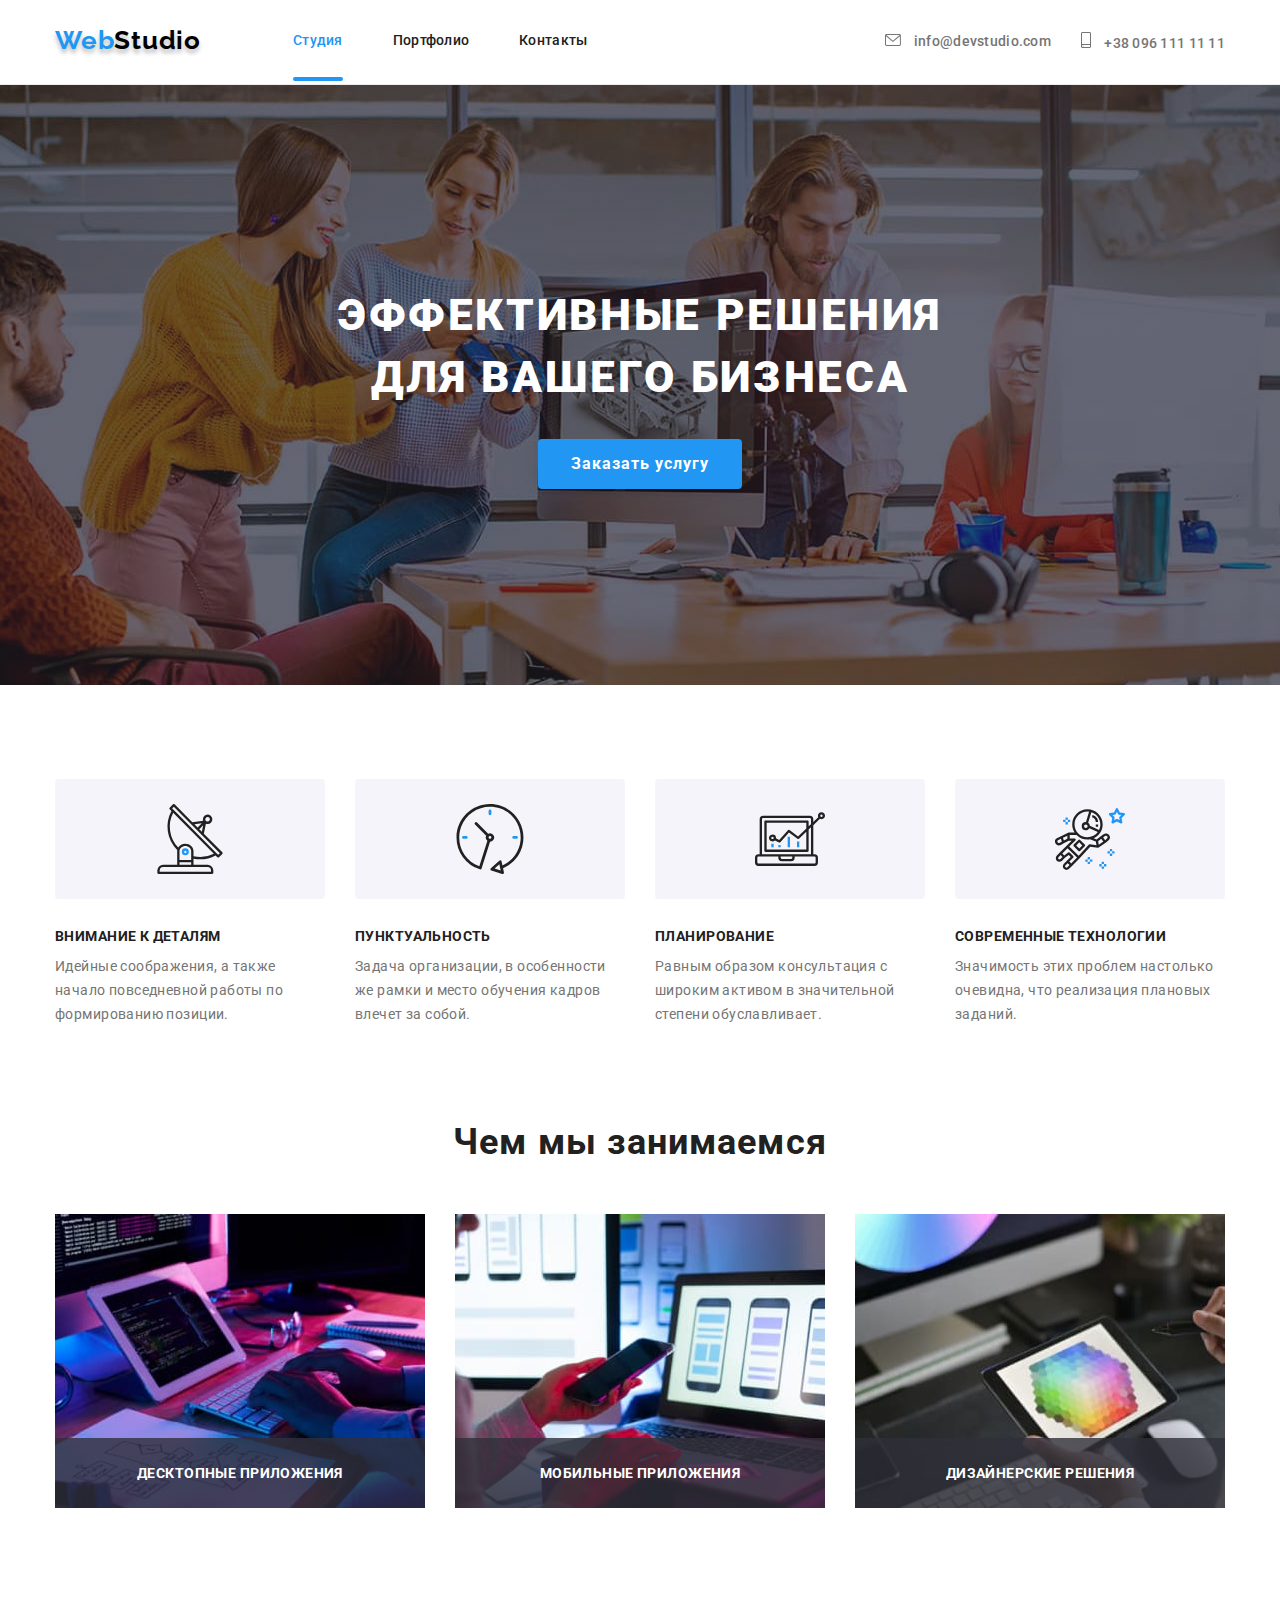
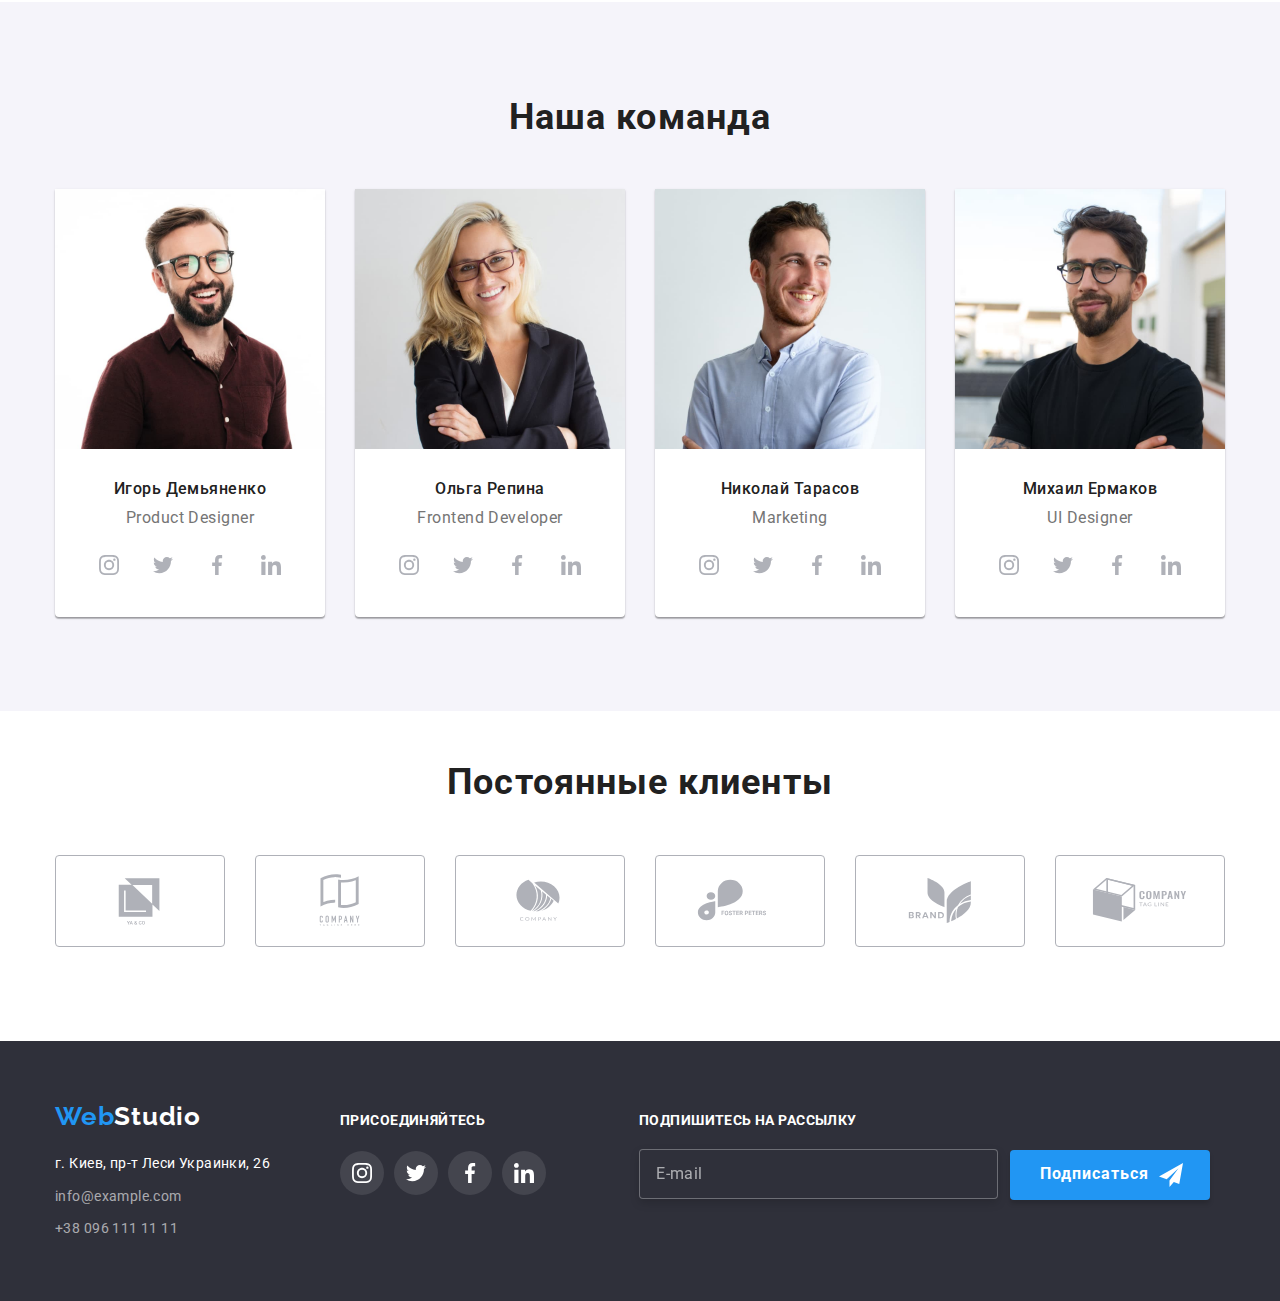
<file: index.html>
<!DOCTYPE html>
<html lang="ru">
<head>
    <meta charset="UTF-8">
    <meta http-equiv="X-UA-Compatible" content="IE=edge">
    <meta name="viewport" content="width=device-width, initial-scale=1.0">
    <title>Студия</title>
    <link href="https://fonts.googleapis.com/css2?family=Raleway:wght@700&family=Roboto:wght@400;500;700;900&display=swap"
        rel="stylesheet">
    <link rel="stylesheet" href="https://cdnjs.cloudflare.com/ajax/libs/modern-normalize/1.0.0/modern-normalize.min.css" />
    <link rel="stylesheet" href="./css/main.min.css"/>
</head>

<body class="page">

    <!-- Шапка -->

    <header class="page-header"> 
        <div class="container main-nav">

            <nav class="group-nav">
                <a href="" class="group-nav__logo--blue">Web<span class="group-nav__logo--black">Studio</span> 
                </a>

                <ul class="site-nav">
                    <li class="site-nav__item">
                        <a href="./index.html" class="site-nav__link site-nav__link--current">Студия</a>
                    </li>

                    <li class="site-nav__item">
                        <a href="./portfolio.html" class="site-nav__link">Портфолио</a>
                    </li>

                    <li class="site-nav__item">
                        <a href="" class="site-nav__link">Контакты</a></li>
                </ul>
            </nav> 

            <ul class="auth-nav">
                <li class="auth-nav__item">
                    <a href="mailto:info@devstudio.com" class="auth-nav__link--mail"> 
                    <svg class="auth-nav__icon--mail" width="16" height="12">
                        <use href="./images/symbol-defs-2.svg#icon-envelope"></use>
                    </svg>
                        info@devstudio.com</a>
                </li>

                <li class="auth-nav__item"><a href="tel:+380961111111" class="auth-nav__link--tel">
                    <svg class="auth-nav__icon--tel" width="10" height="16">
                        <use href="./images/symbol-defs-2.svg#icon-smartphone"></use>
                    </svg>
                    +38 096 111 11 11</a>
                </li>
            </ul>
        </div>
    </header>

    <main>

    <!-- Секція-герой -->

        <section class="hero">
                <h1 class="hero__title">Эффективные решения<br/> для вашего бизнеса</h1>
                <button type="button" cursor="pointer" class="hero__button" data-modal-open>Заказать услугу</button>
        </section>

    <!-- Секція функцій -->

        <section class="section__feature section">
            <div class="container">
                <h2 class="visually-hidden">Преимущества</h2>

                <ul class="feature">
                    <li class="feature__item">
                        <h3 class="feature__title">Внимание к деталям</h3>
                        <p class="feature__text">Идейные соображения, а также начало повседневной работы по формированию позиции.</p>
                    </li>

                    <li class="feature__item">
                        <h3 class="feature__title">Пунктуальность</h3>
                        <p class="feature__text">Задача организации, в особенности же рамки и место обучения кадров влечет за собой.</p>
                    </li>

                    <li class="feature__item">
                        <h3 class="feature__title">Планирование</h3>
                        <p class="feature__text">Равным образом консультация с широким активом в значительной степени обуславливает.</p>
                    </li>

                    <li class="feature__item">
                        <h3 class="feature__title">Современные технологии</h3>
                        <p class="feature__text">Значимость этих проблем настолько очевидна, что реализация плановых заданий.</p>
                    </li>

                </ul>
            </div>
        </section>

    <!-- Секція робіт -->

        <section class="section__work section">
            <div class="container">
                <h2 class="section__title">Чем мы занимаемся</h2>

                <ul class="work">
                    <li class="work__item">
                        <img src="./images/verstka.jpg" alt="Верстка" width="370">
                        <p class ="work__text">Десктопные приложения</p>
                    </li>

                    <li class="work__item">     
                        <img src="./images/progr.jpg" alt="Программирование" width="370">
                        <p class="work__text">Мобильные приложения</p>
                    </li>

                    <li class="work__item">
                        <img src="./images/design.jpg" alt="Веб-дизайн" width="370">
                        <p class="work__text">Дизайнерские решения</p>
                    </li>
                </ul>
            </div>
        </section>

    <!-- Секція команди -->

        <section class="section__team section">
            <div class="container">
                <h2 class="section__title">Наша команда</h2>

                <ul class="team">
                    <li class="team__element">
                        <img src="./images/Igor.jpg" alt="Продакт-дизайнер" width="270">
                        <div class="team__name">
                            <h3 class="team__title">Игорь Демьяненко</h3>
                            <p class="team__item">Product Designer</p>

                            <ul class="social">
                                <li class="social__icons">
                                    <a href="" class="social__link">
                                    <svg class="social__link-icon" width="20" height="20">
                                    <use href="./images/symbol-defs-2.svg#icon-instagram-2"></use>
                                    </svg>
                                    </a>
                                </li>

                                <li class="social__icons">
                                    <a href="" class="social__link">
                                    <svg class="social__link-icon" width="20" height="20">
                                    <use href="./images/symbol-defs-2.svg#icon-twitter"></use>
                                    </svg>
                                    </a>
                                </li>

                                 <li class="social__icons">
                                    <a href="" class="social__link">
                                    <svg class="social__link-icon" width="20" height="20">
                                        <use href="./images/symbol-defs-2.svg#icon-facebook"></use>
                                    </svg>
                                    </a>
                                </li>

                                <li class="social__icons">
                                    <a href="" class="social__link">
                                    <svg class="social__link-icon" width="20" height="20">
                                        <use href="./images/symbol-defs-2.svg#icon-linkedin"></use>
                                    </svg>
                                    </a>
                                </li>
                            </ul>
                        </div>
                    </li>

                    <li class="team__element">
                        <img src="./images/Olha.jpg" alt="Программист" width="270">
                        <div class="team__name">
                            <h3 class="team__title">Ольга Репина</h3>
                            <p class="team__item">Frontend Developer</p>

                            <ul class="social">
                                <li class="social__icons">
                                    <a href="" class="social__link">
                                        <svg class="social__link-icon" width="20" height="20">
                                            <use href="./images/symbol-defs-2.svg#icon-instagram-2"></use>
                                        </svg>
                                    </a>
                                </li>

                                <li class="social__icons">
                                    <a href="" class="social__link">
                                        <svg class="social__link-icon" width="20" height="20">
                                            <use href="./images/symbol-defs-2.svg#icon-twitter"></use>
                                        </svg>
                                    </a>
                                </li>

                                <li class="social__icons">
                                    <a href="" class="social__link">
                                        <svg class="social__link-icon" width="20" height="20">
                                            <use href="./images/symbol-defs-2.svg#icon-facebook"></use>
                                        </svg>
                                    </a>
                                </li>

                                <li class="social__icons">
                                    <a href="" class="social__link">
                                        <svg class="social__link-icon" width="20" height="20">
                                            <use href="./images/symbol-defs-2.svg#icon-linkedin"></use>
                                        </svg>
                                    </a>
                                </li>
                            </ul>
                        </div>
                    </li>

                    <li class="team__element">
                        <img src="./images/Nikolai.jpg" alt="Маркетолог" width="270">
                        <div class="team__name">
                            <h3 class="team__title">Николай Тарасов</h3>
                            <p class="team__item">Marketing</p>

                            <ul class="social">
                                <li class="social__icons">
                                    <a href="" class="social__link">
                                        <svg class="social__link-icon" width="20" height="20">
                                            <use href="./images/symbol-defs-2.svg#icon-instagram-2"></use>
                                        </svg>
                                    </a>
                                </li>

                                <li class="social__icons">
                                    <a href="" class="social__link">
                                        <svg class="social__link-icon" width="20" height="20">
                                            <use href="./images/symbol-defs-2.svg#icon-twitter"></use>
                                        </svg>
                                    </a>
                                </li>

                                <li class="social__icons">
                                    <a href="" class="social__link">
                                        <svg class="social__link-icon" width="20" height="20">
                                            <use href="./images/symbol-defs-2.svg#icon-facebook"></use>
                                        </svg>
                                    </a>
                                </li>

                                <li class="social__icons">
                                    <a href="" class="social__link">
                                        <svg class="social__link-icon" width="20" height="20">
                                            <use href="./images/symbol-defs-2.svg#icon-linkedin"></use>
                                        </svg>
                                    </a>
                                </li>
                            </ul>
                        </div>
                    </li>

                    <li class="team__element">
                        <img src="./images/Mihail.jpg" alt="Дизайнер" width="270">
                        <div class="team__name">
                            <h3 class="team__title">Михаил Ермаков</h3>
                            <p class="team__item">UI Designer</p>
                            <ul class="social">
                                <li class="social__icons">
                                    <a href="" class="social__link">
                                        <svg class="social__link-icon" width="20" height="20">
                                            <use href="./images/symbol-defs-2.svg#icon-instagram-2"></use>
                                        </svg>
                                    </a>
                                </li>

                                <li class="social__icons">
                                    <a href="" class="social__link">
                                        <svg class="social__link-icon" width="20" height="20">
                                            <use href="./images/symbol-defs-2.svg#icon-twitter"></use>
                                        </svg>
                                    </a>
                                </li>

                                <li class="social__icons">
                                    <a href="" class="social__link">
                                        <svg class="social__link-icon" width="20" height="20">
                                            <use href="./images/symbol-defs-2.svg#icon-facebook"></use>
                                        </svg>
                                    </a>
                                </li>

                                <li class="social__icons">
                                    <a href="" class="social__link">
                                        <svg class="social__link-icon" width="20" height="20">
                                            <use href="./images/symbol-defs-2.svg#icon-linkedin"></use>
                                        </svg>
                                    </a>
                                </li>

                            </ul>
                        </div>
                    </li>
                </ul>
            </div>
        </section>

        <!-- Секція клієнтів  -->
        <section class="section__clients section">
            <div class="container">
                <h2 class="section__title">Постоянные клиенты</h2>

                <ul class="client">
                    <li class="client__element">
                        <a class="client__link" href="">
                        <svg class="client__logo" width="106" height="60">
                            <use href="./images/symbol-defs-2.svg#icon-logo-1"></use>
                        </svg>
                        </a>
                    </li>

                    <li class="client__element">
                        <a class="client__link" href="">
                            <svg class="client__logo" width="106" height="60">
                                <use href="./images/symbol-defs-2.svg#icon-logo-2"></use>
                            </svg>
                        </a>
                    </li>

                    <li class="client__element">
                        <a class="client__link" href="">
                            <svg class="client__logo" width="106" height="60">
                                <use href="./images/symbol-defs-2.svg#icon-logo-3"></use>
                            </svg>
                        </a>
                    </li>

                    <li class="client__element">
                        <a class="client__link" href="">
                            <svg class="client__logo" width="106" height="60">
                                <use href="./images/symbol-defs-2.svg#icon-logo-4"></use>
                            </svg>
                        </a>
                    </li>

                    <li class="client__element">
                        <a class="client__link" href="">
                            <svg class="client__logo" width="106" height="60">
                                <use href="./images/symbol-defs-2.svg#icon-logo-5"></use>
                            </svg>
                        </a>
                    </li>

                    <li class="client__element">
                        <a class="client__link" href="">
                            <svg class="client__logo" width="106" height="60">
                                <use href="./images/symbol-defs-2.svg#icon-logo-6"></use>
                            </svg>
                        </a>
                    </li>

                </ul>       
            </div>
        </section>
    </main>

    <!-- Футер -->
    <footer class="page-footer">
        <div class="container footer-group">

            <div class="contacts-main">
            <a href="" class="logo-footer">Web<span class="logo-footer--secondary">Studio</span> </a>

            <address class="contact">
                <ul class="contact__list">
                    <li><a href="https://bit.ly/3pXMvUd" target="_blank" rel="noopener noreferrer" class="contact__address-link">г. Киев, пр-т
                    Леси Украинки, 26</a> </li>
                    <li><a class="contact__mail--link" href="mailto:info@example.com">info@example.com</a> </li>
                    <li><a class="contact__tel--link" href="tel:+380961111111">+38 096 111 11 11</a> </li>
                </ul>
            </address>
            </div>
       
        <div class="contacts-links">
            <h3 class="join-title">присоединяйтесь</h3>

            <ul class="social-footer">
                <li class="social-footer__elements">
                    <a class="social-footer__link" href="">
                        <svg class="social-footer__icon" width="20" height="20">
                            <use href="./images/symbol-defs-2.svg#icon-instagram-2"></use>
                        </svg>
                    </a>
                </li>

                <li class="social-footer__elements">
                    <a class="social-footer__link" href="">
                        <svg class="social-footer__icon" width="20" height="20">
                            <use href="./images/symbol-defs-2.svg#icon-twitter"></use>
                        </svg>
                    </a>
                </li>

                <li class="social-footer__elements">
                    <a class="social-footer__link" href="">
                        <svg class="social-footer__icon" width="20" height="20">
                            <use href="./images/symbol-defs-2.svg#icon-facebook"></use>
                        </svg>
                    </a>
                </li>

                <li class="social-footer__elements">
                    <a class="social-footer__link" href="">
                        <svg class="social-footer__icon" width="20" height="20">
                            <use href="./images/symbol-defs-2.svg#icon-linkedin"></use>
                        </svg>
                    </a>
                </li>
                
            </ul>
        </div>

        <div class="online-group">
        <p class="online-text">Подпишитесь на рассылку</p>

        <form class="online-form">
            <div class="online-form__field">
                <input 
                type="text" 
                class="online-form__mail" 
                name="online-form__mail"
                id="online-form__mail"
                required
                placeholder="E-mail">
            <label for="online-form__mail" class="online-form__label"></label>
            </div>

            <div class="input-button">
                <button type="submit" class="input-button__btn">Подписаться
                <svg class="input-button__icon" width="24" height="24">
                    <use href="./images/symbol-defs-2.svg#icon-send"></use>
                </svg>
                </button>
            </div>
        </form>
        </div>

        </div>
    </footer>

    <!-- Модальне вікно -->

    <div class="backdrop is-hidden" data-modal>
        <div class="modal">
            <button type="button" class="modal-close-btn" data-modal-close>
            <svg class="modal-icon" width="30" height="30">
            <use href="./images/symbol-defs-2.svg#icon-close-black"></use>
            </svg>
            </button>
            
            <p class="modal-title">Оставьте свои данные, мы вам перезвоним</p>

            <form class="modal-form">
                <div class="modal-field">
                <label class="modal-lable" for="user-name">Имя</label>
                <div class="modal-input-wrap">
                <input
                type="text" 
                class="modal-input" 
                name="user-name" 
                id="user-name" 
                required
                placeholder="">

                <svg class="modal-input-icon" width="18" height="18">
                    <use href="./images/symbol-defs-2.svg#icon-person"></use>
                </svg>
                </div>
                </div>

                <div class="modal-field">
                <label class="modal-lable" for="tel">Телефон</label>
                <div class="modal-input-wrap">
                <input 
                type="tel" 
                class="modal-input" 
                name="user-tel" 
                id="tel" 
                required
                placeholder=""
                pattern="[\+]\d{3}\s[\(]\d{2}[\)]\s\d{3}[\-]\d{2}[\-]\d{2}"
                title=""
                value="">
                <svg class="modal-input-icon" width="18" height="18">
                    <use href="./images/symbol-defs-2.svg#icon-phone"></use>
                </svg>
                
                </div>
                </div>

                <div class="modal-field">
                <label class="modal-lable" for="mail">Почта</label>
                <div class="modal-input-wrap">
                <input 
                type="email" 
                class="modal-input" 
                name="user-mail" 
                id="mail"
                required 
                placeholder="">
                <svg class="modal-input-icon" width="18" height="18">
                    <use href="./images/symbol-defs-2.svg#icon-email"></use>
                </svg>
                </div>
                </div>
                
                <div class="modal-field">
                <label class="modal-lable" for="comments">Комментарии</label>
                <div class="modal-input-wrap">
                <textarea
                class="modal-text"
                name="comments"
                rows="5"
                placeholder="Введите текст"></textarea>
                </div>
                </div>

                <div class="modal-field">
                <input 
                type="checkbox"
                class="modal-input-check visually-hidden" 
                id="modal-input-check" 
                name="policy" 
                value="policy">
                <label for="modal-input-check" class="modal-check-text">
                <span>
                    <svg class="modal-check-icon" width="11" height="8">
                        <use href="./images/symbol-defs-2.svg#icon-check"></use>
                    </svg>
                </span>
                Соглашаюсь с рассылкой и принимаю&nbsp;
                <a class="modal-checkbox-policy" href="">Условия договора</a>
                </label>
                </div>
                
                <button type="submit" class="modal-button" cursor="pointer">Отправить</button>

            </form>
        </div>

    </div>

    <script src="./js/modal.js"></script>

</body>
</html>
</file>
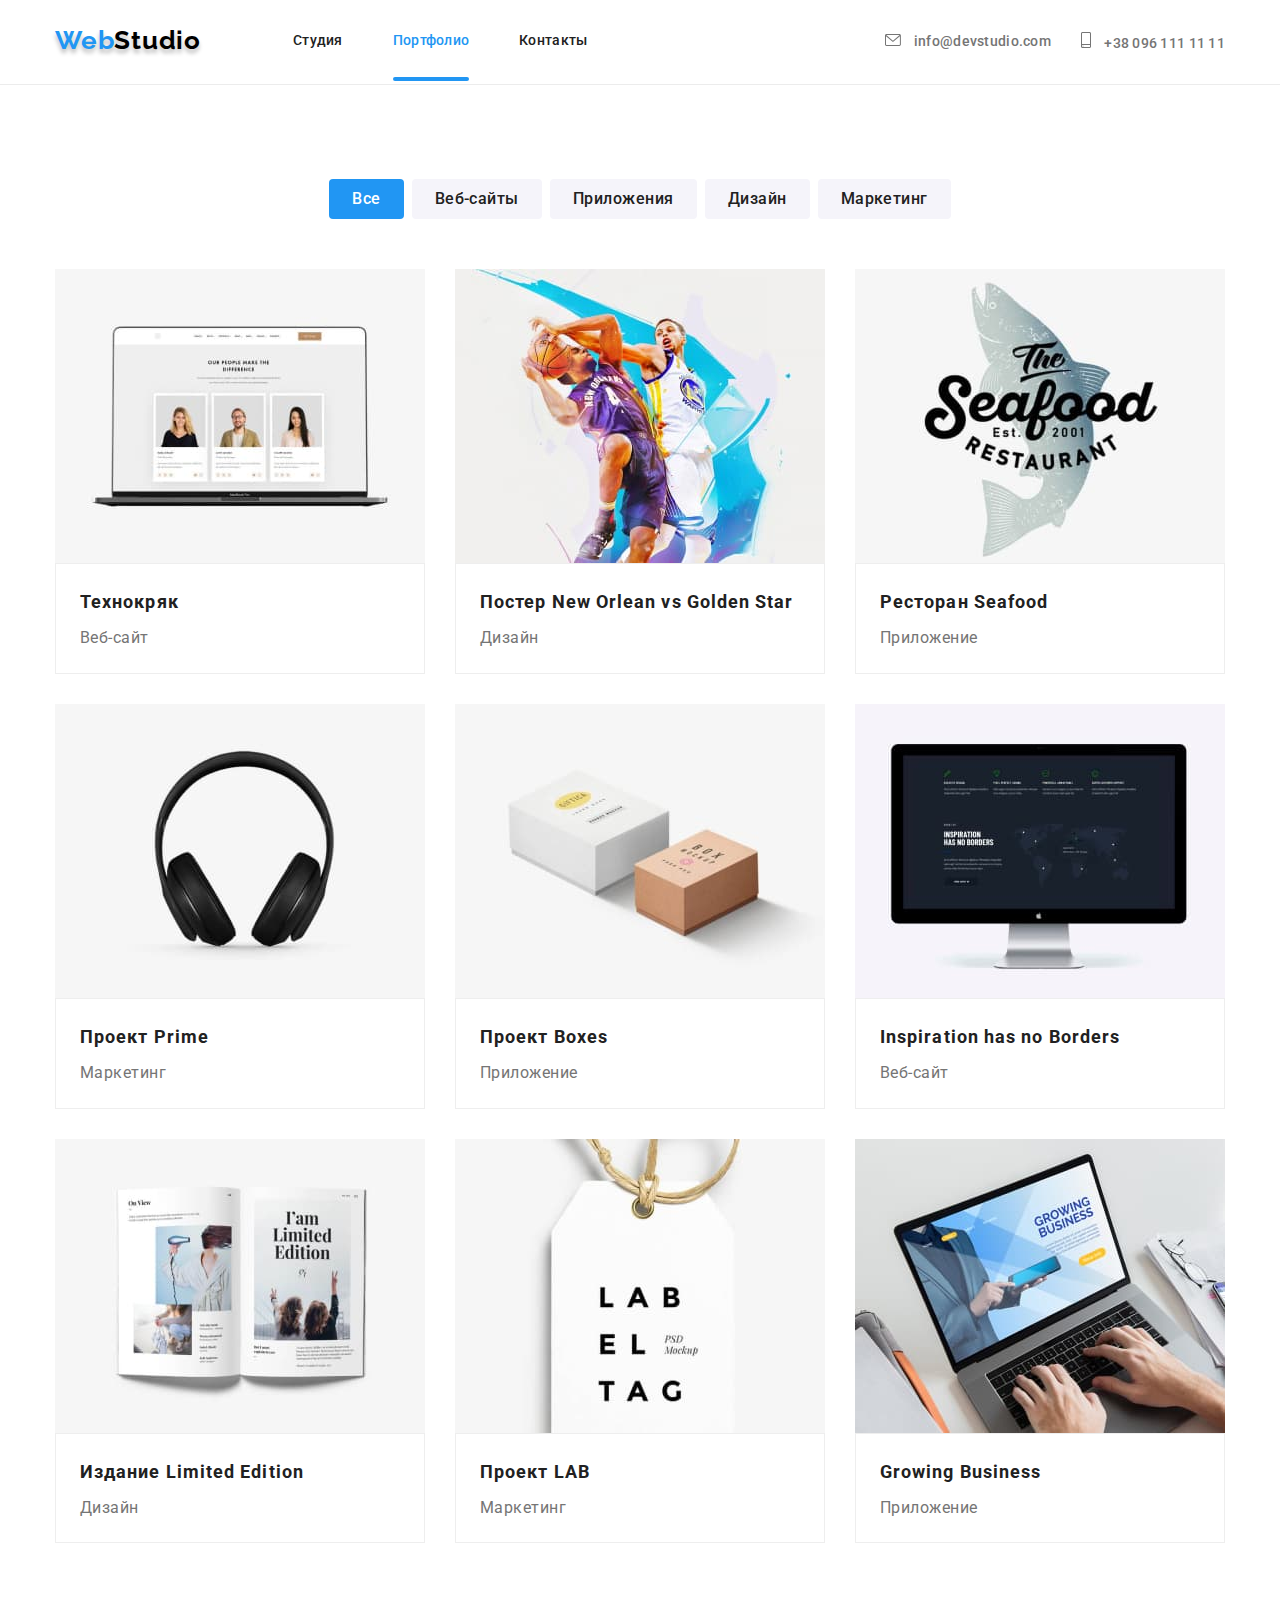
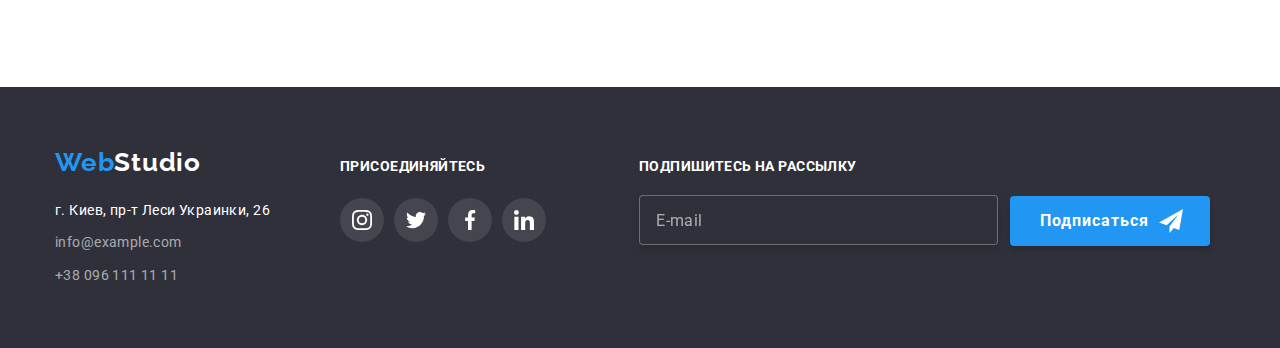
<file: portfolio.html>
<!DOCTYPE html>
<html lang="ru">

<head>
    <meta charset="UTF-8">
    <meta http-equiv="X-UA-Compatible" content="IE=edge">
    <meta name="viewport" content="width=device-width, initial-scale=1.0">
    <title>Студия</title>
    <link href="https://fonts.googleapis.com/css2?family=Raleway:wght@700&family=Roboto:wght@400;500;700;900&display=swap"
        rel="stylesheet">
    <link rel="stylesheet" href="https://cdnjs.cloudflare.com/ajax/libs/modern-normalize/1.0.0/modern-normalize.min.css" />
    <link rel="stylesheet" href="./css/main.min.css" />
</head>

<body class="page">

    <!-- Шапка -->
    <header class="page-header">
        <div class="container main-nav">
    
            <nav class="group-nav">
                <a href="" class="group-nav__logo--blue">Web<span class="group-nav__logo--black">Studio</span>
                </a>
    
                <ul class="site-nav">
                    <li class="site-nav__item">
                        <a href="./index.html" class="site-nav__link site-nav__link">Студия</a>
                    </li>
                    <li class="site-nav__item">
                        <a href="./portfolio.html" class="site-nav__link site-nav__link--current">Портфолио</a>
                    </li>
                    <li class="site-nav__item">
                        <a href="" class="site-nav__link">Контакты</a>
                    </li>
                </ul>
            </nav>
    
            <ul class="auth-nav">
                <li class="auth-nav__item">
                    <a href="mailto:info@devstudio.com" class="auth-nav__link--mail">
                        <svg class="auth-nav__icon--mail" width="16" height="12">
                            <use href="./images/symbol-defs-2.svg#icon-envelope"></use>
                        </svg>
                        info@devstudio.com</a>
                </li>
                <li class="auth-nav__item"><a href="tel:+380961111111" class="auth-nav__link--tel">
                        <svg class="auth-nav__icon--tel" width="10" height="16">
                            <use href="./images/symbol-defs-2.svg#icon-smartphone"></use>
                        </svg>
                        +38 096 111 11 11</a>
                </li>
            </ul>
        </div>
    </header>

    <main>
        <!-- Секція портфоліо -->

        <section class="section__portfolio section">
            <div class="container">
                
            <!-- Список кнопок-фільтрів -->
                <ul class="portfolio-filters__list">
                    <li class="button-filter__group">
                        <button type="button" cursor="pointer" class="button-filter button-filter--current">Все</button>
                    </li>
                    <li class="button-filter__group">
                        <button type="button" cursor="pointer" class="button-filter">Веб-сайты</button>
                    </li>
                    <li class="button-filter__group">
                        <button type="button" cursor="pointer" class="button-filter">Приложения</button>
                    </li>
                    <li class="button-filter__group">
                        <button type="button" cursor="pointer" class="button-filter">Дизайн</button>
                    </li>
                    <li class="button-filter__group">
                        <button type="button" cursor="pointer" class="button-filter">Маркетинг</button>
                    </li>
                </ul>

                <!-- Список проєктів -->

                <ul class="portfolio__project-list">

                    <li class="portfolio__project-element">
                        <a href="" class="portfolio__project-link">
                        <div class="portfolio__project-overlay">
                            <img src="./images/tehnokryak.jpg" alt="Веб-сайт" width="370">
                            <p class="portfolio__text-overlay">Ресурс предлагает комплексные предложения с разным уровнем функционала и сервисов. Все это позволит посетителю получить
                            исчерпывающие сведения о компании или частном лице.</p>
                        </div>
                        <div class="portfolio__project-group">
                            <h3 class="portfolio__project-title">Технокряк</h3>
                            <p class="portfolio__project-item">Веб-сайт</p>
                        </div>
                        </a>
                    </li>

                    <li class="portfolio__project-element">
                        <a href="" class="portfolio__project-link">
                            <div class="portfolio__project-overlay">
                            <img src="./images/new-orlean.jpg" alt="Постер" width="370">
                            <p class="portfolio__text-overlay">Ресурс предлагает комплексные предложения с разным уровнем функционала и сервисов. Все это
                                позволит посетителю получить
                                исчерпывающие сведения о компании или частном лице.</p>
                            </div>
                            <div class="portfolio__project-group">
                                <h3 class="portfolio__project-title">Постер New Orlean vs Golden Star</h3>
                                <p class="portfolio__project-item">Дизайн</p>
                        </div>
                        </a>
                    </li>

                    <li class="portfolio__project-element">
                        <a href="" class="portfolio__project-link">
                            <div class="portfolio__project-overlay">
                            <img src="./images/restr.jpg" alt="Ресторан" width="370">
                            <p class="portfolio__text-overlay">Ресурс предлагает комплексные предложения с разным уровнем функционала и сервисов. Все это
                                позволит посетителю получить
                                исчерпывающие сведения о компании или частном лице.</p>
                            </div>
                            <div class="portfolio__project-group">
                            <h3 class="portfolio__project-title">Ресторан Seafood</h3>
                             <p class="portfolio__project-item">Приложение</p>
                            </div>
                        </a>
                    </li>

                    <li class="portfolio__project-element">
                        <a href="" class="portfolio__project-link">
                            <div class="portfolio__project-overlay">
                            <img src="./images/prime.jpg" alt="Проект 1" width="370">
                            <p class="portfolio__text-overlay">Ресурс предлагает комплексные предложения с разным уровнем функционала и сервисов. Все это
                                позволит посетителю получить
                                исчерпывающие сведения о компании или частном лице.</p>
                            </div>
                            <div class="portfolio__project-group">
                                <h3 class="portfolio__project-title">Проект Prime</h3>
                                <p class="portfolio__project-item">Маркетинг</p>
                            </div>
                        </a>
                    </li>
                    
                    <li class="portfolio__project-element">
                        <a href="" class="portfolio__project-link">
                            <div class="portfolio__project-overlay">
                            <img src="./images/boxes.jpg" alt="Проект 2" width="370">
                            <p class="portfolio__text-overlay">Ресурс предлагает комплексные предложения с разным уровнем функционала и сервисов. Все это
                                позволит посетителю получить
                                исчерпывающие сведения о компании или частном лице.</p>
                            </div>
                            <div class="portfolio__project-group">
                                <h3 class="portfolio__project-title">Проект Boxes</h3>
                                <p class="portfolio__project-item">Приложение</p>
                            </div>
                        </a>
                    </li>
                    
                    <li class="portfolio__project-element">
                        <a href="" class="portfolio__project-link">
                            <div class="portfolio__project-overlay">
                            <img src="./images/inspiration.jpg" alt="Веб-сайт" width="370">
                            <p class="portfolio__text-overlay">Ресурс предлагает комплексные предложения с разным уровнем функционала и сервисов. Все это
                                позволит посетителю получить
                                исчерпывающие сведения о компании или частном лице.</p>
                            </div>
                            <div class="portfolio__project-group">
                                <h3 class="portfolio__project-title">Inspiration has no Borders</h3>
                                <p class="portfolio__project-item">Веб-сайт</p>
                            </div>
                        </a>
                    </li>
                   
                    <li class="portfolio__project-element">
                        <a href="" class="portfolio__project-link">
                            <div class="portfolio__project-overlay">
                            <img src="./images/edition.jpg" alt="Издание" width="370">
                            <p class="portfolio__text-overlay">Ресурс предлагает комплексные предложения с разным уровнем функционала и сервисов. Все это
                                позволит посетителю получить
                                исчерпывающие сведения о компании или частном лице.</p>
                            </div>
                            <div class="portfolio__project-group">
                                <h3 class="portfolio__project-title">Издание Limited Edition</h3>
                                <p class="portfolio__project-item">Дизайн</p>
                            </div>
                        </a>
                    </li>

                    <li class="portfolio__project-element">
                        <a href="" class="portfolio__project-link">
                            <div class="portfolio__project-overlay">
                            <img src="./images/lab.jpg" alt="Проект 3" width="370">
                            <p class="portfolio__text-overlay">Ресурс предлагает комплексные предложения с разным уровнем функционала и сервисов. Все это
                                позволит посетителю получить
                                исчерпывающие сведения о компании или частном лице.</p>
                            </div>
                            <div class="portfolio__project-group">
                                <h3 class="portfolio__project-title">Проект LAB</h3>
                                <p class="portfolio__project-item">Маркетинг</p>
                            </div>
                        </a>
                    </li>
                    
                    <li class="portfolio__project-element">
                        <a href="" class="portfolio__project-link">
                        <div class="portfolio__project-overlay">
                            <img src="./images/busines.jpg" alt="Приложение" width="370">
                            <p class="portfolio__text-overlay">Ресурс предлагает комплексные предложения с разным уровнем функционала и сервисов. Все это
                                позволит посетителю получить
                                исчерпывающие сведения о компании или частном лице.</p>
                            </div>
                            <div class="portfolio__project-group">
                                <h3 class="portfolio__project-title">Growing Business</h3>
                                <p class="portfolio__project-item">Приложение</p>
                            </div>
                        </a>
                    </li>
                    
                </ul>
            </div>
        </section>
    </main>

    <!-- Футер -->
    <footer class="page-footer">
        <div class="container footer-group">
    
            <div class="contacts-main">
                <a href="" class="logo-footer">Web<span class="logo-footer--secondary">Studio</span> </a>
    
                <address class="contact">
                    <ul class="contact__list">
                        <li><a href="https://bit.ly/3pXMvUd" target="_blank" rel="noopener noreferrer"
                                class="contact__address-link">г. Киев, пр-т
                                Леси Украинки, 26</a> </li>
                        <li><a class="contact__mail--link" href="mailto:info@example.com">info@example.com</a> </li>
                        <li><a class="contact__tel--link" href="tel:+380961111111">+38 096 111 11 11</a> </li>
                    </ul>
                </address>
            </div>
    
            <div class="contacts-links">
                <h3 class="join-title">присоединяйтесь</h3>
    
                <ul class="social-footer">
                    <li class="social-footer__elements">
                        <a class="social-footer__link" href="">
                            <svg class="social-footer__icon" width="20" height="20">
                                <use href="./images/symbol-defs-2.svg#icon-instagram-2"></use>
                            </svg>
                        </a>
                    </li>
                    <li class="social-footer__elements">
                        <a class="social-footer__link" href="">
                            <svg class="social-footer__icon" width="20" height="20">
                                <use href="./images/symbol-defs-2.svg#icon-twitter"></use>
                            </svg>
                        </a>
                    </li>
                    <li class="social-footer__elements">
                        <a class="social-footer__link" href="">
                            <svg class="social-footer__icon" width="20" height="20">
                                <use href="./images/symbol-defs-2.svg#icon-facebook"></use>
                            </svg>
                        </a>
                    </li>
                    <li class="social-footer__elements">
                        <a class="social-footer__link" href="">
                            <svg class="social-footer__icon" width="20" height="20">
                                <use href="./images/symbol-defs-2.svg#icon-linkedin"></use>
                            </svg>
                        </a>
                    </li>
                </ul>
            </div>
    
            <div class="online-group">
                <p class="online-text">Подпишитесь на рассылку</p>
    
                <form class="online-form">
                    <div class="online-form__field">
                        <input type="text" class="online-form__mail" name="online-form__mail" id="online-form__mail"
                            required placeholder="E-mail">
                        <label for="online-form__mail" class="online-form__label"></label>
                    </div>
    
                    <div class="input-button">
                        <button type="submit" class="input-button__btn">Подписаться
                            <svg class="input-button__icon" width="24" height="24">
                                <use href="./images/symbol-defs-2.svg#icon-send"></use>
                            </svg>
                        </button>
                    </div>
                </form>
            </div>
    
        </div>
    </footer>

</body>

</html>
</file>
<file: css/main.min.css>
.visually-hidden{position:absolute;white-space:nowrap;width:1px;height:1px;overflow:hidden;border:0;padding:0;clip:rect(0 0 0 0);clip-path:inset(50%);margin:-1px}body{color:#757575;font-family:"Roboto", Raleway, sans-serif;margin:0}button{cursor:pointer;border:1px solid transparent}img{display:block}p,h1,h2,h3{margin:0}ul{padding-left:0;list-style:none;margin:0}.page-header{background-color:#fff;border-bottom:1px solid #ececec}.main-nav{display:flex;text-align:center}.group-nav{display:flex;text-align:center}.group-nav__logo--blue{color:#2196f3;font-family:"Raleway";font-weight:700;font-size:26px;line-height:1.2;letter-spacing:0.03em;text-shadow:0px 4px 4px rgba(0,0,0,0.25);text-decoration:none;margin-right:93px;margin-top:25px;margin-bottom:25px;margin-left:0px;width:145px}.group-nav__logo--black{color:#000000}.site-nav{display:flex}.site-nav__item:not(:last-child){margin-right:50px}.site-nav__link{display:block;padding-top:32px;padding-bottom:32px;color:#212121;text-decoration:none;font-weight:500;font-size:14px;line-height:1.2;letter-spacing:0.02em;position:relative;transition:color 250ms cubic-bezier(0.4, 0, 0.2, 1),fill 250ms cubic-bezier(0.4, 0, 0.2, 1)}.site-nav__link:hover,.site-nav__link:focus{color:#2196f3}.site-nav__link--current{color:#2196f3;display:block}.site-nav__link--current::after{content:"";display:block;width:100%;height:4px;background-color:#2196f3;border-radius:2px;position:absolute;left:0;bottom:0}.auth-nav{display:flex;margin-left:auto;padding-top:32px;padding-bottom:32px;text-align:center}.auth-nav__item+.auth-nav__item{margin-left:30px;text-align:center}.auth-nav__link--mail{color:#757575;text-decoration:none;font-weight:500;font-size:14px;line-height:1.14;letter-spacing:0.02em;width:135px;transition:color 250ms cubic-bezier(0.4, 0, 0.2, 1),fill 250ms cubic-bezier(0.4, 0, 0.2, 1)}.auth-nav__link--mail:hover,.auth-nav__link--mail:focus{color:#2196f3}.auth-nav__link--tel{color:#757575;text-decoration:none;font-weight:500;font-size:14px;line-height:1.14;letter-spacing:0.02em;margin-right:0px;width:122px;transition:color 250ms cubic-bezier(0.4, 0, 0.2, 1),fill 250ms cubic-bezier(0.4, 0, 0.2, 1)}.auth-nav__link--tel:hover,.auth-nav__link--tel:focus{color:#2196f3}.auth-nav__icon--mail{fill:#757575;display:inline-block;margin-right:10px;transition:color 250ms cubic-bezier(0.4, 0, 0.2, 1),fill 250ms cubic-bezier(0.4, 0, 0.2, 1)}.auth-nav__icon--tel{fill:#757575;display:inline-block;margin-right:10px;transition:color 250ms cubic-bezier(0.4, 0, 0.2, 1),fill 250ms cubic-bezier(0.4, 0, 0.2, 1)}.auth-nav__link--mail:hover .auth-nav__icon--mail,.auth-nav__link--mail:focus .auth-nav__icon--mail{fill:#2196f3}.auth-nav__link--tel:hover .auth-nav__icon--tel,.auth-nav__link--tel:focus .auth-nav__icon--tel{fill:#2196f3}.hero{max-width:1600px;height:600px;background-color:#c4c4c4;padding:200px 0px 200px 0px;margin-left:auto;margin-right:auto;text-align:center;background-image:linear-gradient(rgba(47,48,58,0.4), rgba(47,48,58,0.4)),url(../images/hero-img.jpg);background-repeat:no-repeat;background-position:center;background-size:cover}.hero__title{margin-top:0px;margin-bottom:30px;color:#fff;font-weight:900;font-size:44px;line-height:1.4;text-align:center;letter-spacing:0.06em;text-transform:uppercase}.feature{display:flex}.feature__title{color:#212121;font-weight:700;font-size:14px;line-height:1.14;letter-spacing:0.03em;text-transform:uppercase;margin-bottom:10px}.feature__item{width:270px}.feature__item::before{display:block;content:"";height:120px;background-size:contain;background-repeat:no-repeat;background-position:center;background-color:#f5f4fa;margin-bottom:30px;border-radius:4px}.feature__item:nth-child(1)::before{background-image:url(../images/antenna.svg);background-size:70px 70px}.feature__item:nth-child(2)::before{background-image:url(../images/clock.svg);background-size:70px 70px}.feature__item:nth-child(3)::before{background-image:url(../images/diagram.svg);background-size:70px 70px}.feature__item:nth-child(4)::before{background-image:url(../images/astronaut.svg);background-size:70px 70px}.feature__item:not(:last-child){margin-right:30px}.feature__text{color:#757575;font-weight:400;font-size:14px;line-height:1.7;letter-spacing:0.03em;width:270px}.work{display:flex}.work__item{width:370px;position:relative}.work__item+.work__item{margin-left:30px}.work__text{position:absolute;display:flex;width:100%;min-height:70px;padding:27px;font-weight:700;font-size:14px;line-height:1.14x;text-align:center;justify-content:center;letter-spacing:0.03em;text-transform:uppercase;color:#fff;background:rgba(47,48,58,0.8);left:0;bottom:0}.team{display:flex}.team__element{width:270px;background-color:#fff;box-shadow:0px 1px 3px rgba(0,0,0,0.12),0px 1px 1px rgba(0,0,0,0.14),0px 2px 1px rgba(0,0,0,0.2);border-radius:0px 0px 4px 4px}.team__element+.team__element{margin-left:30px}.team__title{color:#212121;font-weight:500;font-size:16px;line-height:1.2;text-align:center;letter-spacing:0.03em;margin-bottom:10px}.team__item{color:#757575;font-weight:400;font-size:16px;line-height:1.2;text-align:center;letter-spacing:0.03em}.team__name{padding-top:30px;padding-bottom:30px;border-radius:0px 0px 4px 4px}.social{display:flex;padding-top:16px}.social__link{display:flex;width:44px;height:44px;color:#afb1b8;border:none;border-radius:50%;align-items:center;justify-content:center;background-color:#fff;transition:background-color 250ms,color 250ms cubic-bezier(0.4, 0, 0.2, 1),fill 250ms cubic-bezier(0.4, 0, 0.2, 1)}.social__link:hover,.social__link:focus{color:#fff;background-color:#2196f3;text-align:center;justify-content:center}.social__link-icon{fill:currentColor;align-items:center;justify-content:center}.social__icons+.social__icons{margin-left:10px}.social__icons:first-child{margin-left:32px}.social__icons:last-child{margin-right:32px}.client{display:flex}.client__element+.client__element{margin-left:30px}.client__link{width:170px;height:92px;border:1px solid #afb1b8;box-sizing:border-box;border-radius:4px;display:flex;justify-content:center;align-items:center;fill:#afb1b8;transition:color 250ms cubic-bezier(0.4, 0, 0.2, 1),fill 250ms cubic-bezier(0.4, 0, 0.2, 1)}.client__link:hover,.client__link:focus{fill:#2196f3;border:1px solid #2196f3}.page-footer{display:flex;background-color:#2f303a;padding-top:60px;padding-bottom:60px}.page-footer .container{display:flex;align-items:baseline}.logo-footer{color:#2196f3;font-family:"Raleway";font-weight:700;font-size:26px;line-height:1.2;letter-spacing:0.03em;text-decoration:none;display:block;margin-bottom:20px}.logo-footer--secondary{color:#fff}.contact__address-link{color:#fff;text-decoration:none;font-style:normal;font-weight:400;font-size:14px;line-height:1.7;letter-spacing:0.03em;display:block;margin-bottom:9px;transition:color 250ms cubic-bezier(0.4, 0, 0.2, 1),fill 250ms cubic-bezier(0.4, 0, 0.2, 1)}.contact__address-link:hover,.contact__address-link:focus{color:#2196f3}.contact__mail--link{display:block;margin-bottom:9px;color:rgba(255,255,255,0.6);text-decoration:none;font-style:normal;font-weight:400;font-size:14px;line-height:1.7;letter-spacing:0.03em;transition:color 250ms cubic-bezier(0.4, 0, 0.2, 1),fill 250ms cubic-bezier(0.4, 0, 0.2, 1)}.contact__mail--link:hover,.contact__mail--link:focus{color:#2196f3}.contact__tel--link{color:rgba(255,255,255,0.6);text-decoration:none;font-style:normal;font-weight:400;font-size:14px;line-height:1.7;letter-spacing:0.03em;transition:color 250ms cubic-bezier(0.4, 0, 0.2, 1),fill 250ms cubic-bezier(0.4, 0, 0.2, 1)}.contact__tel--link:hover,.contact__tel--link:focus{color:#2196f3}.social-footer{display:flex;align-items:baseline}.social-footer__link{display:flex;width:44px;height:44px;color:#fff;border:none;border-radius:50%;align-items:center;justify-content:center;background-color:rgba(255,255,255,0.1);transition:background-color 250ms,color 250ms cubic-bezier(0.4, 0, 0.2, 1),fill 250ms cubic-bezier(0.4, 0, 0.2, 1)}.social-footer__link:hover,.social-footer__link:focus{color:#fff;background-color:#2196f3;text-align:center}.social-footer__icon{fill:currentColor;align-items:center;justify-content:center}.social-footer__elements+.social-footer__elements{margin-left:10px}.contacts-links{margin-left:70px}.join-title{color:#fff;margin-bottom:30px;font-weight:700;font-size:14px;line-height:1.14px;letter-spacing:0.03em;text-transform:uppercase}.online-text{font-weight:700;font-size:14px;line-height:1.14;letter-spacing:0.03em;text-transform:uppercase;color:#fff;margin-bottom:20px;margin-left:93px}.online-form{display:flex;align-items:baseline}.online-form__field input::placeholder{font-weight:400;font-size:16px;line-height:1.25;display:flex;align-items:center;letter-spacing:0.03em;color:rgba(255,255,255,0.6)}.online-form__mail{width:359px;height:50px;border:1px solid rgba(255,255,255,0.3);box-sizing:border-box;filter:drop-shadow(0px 4px 4px rgba(0,0,0,0.15));border-radius:4px;background-color:#2f303a;outline:none;margin-right:12px;margin-left:93px;font-weight:400;font-size:16px;line-height:1.25;letter-spacing:0.03em;color:rgba(255,255,255,0.6);padding-left:16px}.input-button__btn{width:200px;height:50px;position:relative;background-color:#2196f3;box-shadow:0px 4px 4px rgba(0,0,0,0.15);border-radius:4px;font-family:inherit;font-weight:700;font-size:16px;line-height:1.8;display:flex;align-items:center;text-align:center;letter-spacing:0.06em;color:#fff;margin-left:12px;margin:0 auto;padding:10px 62px 10px 29px;transition:background-color 250ms color 250ms cubic-bezier(0.4, 0, 0.2, 1),fill 250ms cubic-bezier(0.4, 0, 0.2, 1)}.input-button__icon{position:absolute;right:18px;top:25%;fill:#fff;background-color:#2196f3;margin-right:8px;transition:background-color 250ms color 250ms box-shadow 250ms cubic-bezier(0.4, 0, 0.2, 1),fill 250ms cubic-bezier(0.4, 0, 0.2, 1)}.portfolio-filters__list{display:flex;justify-content:center}.button-filter{color:#212121;background-color:#f5f4fa;display:block;border-radius:4px;font-family:inherit;font-weight:500;font-size:16px;line-height:1.6;text-align:center;letter-spacing:0.03em;padding-top:6px;padding-bottom:6px;padding-right:22px;padding-left:22px;margin-bottom:50px;transition:background-color 250ms,color 250ms cubic-bezier(0.4, 0, 0.2, 1),fill 250ms cubic-bezier(0.4, 0, 0.2, 1)}.button-filter:hover,.button-filter:focus{box-shadow:1px 4px 6px 0 rgba(0,0,0,0.16),0 4px 4px 0 rgba(0,0,0,0.06),0 1px 1px 0 rgba(0,0,0,0.12),0px 4px 4px rgba(0,0,0,0.25);color:#fff;background-color:#2196f3}.button-filter--current{color:#fff;background-color:#2196f3}.button-filter__group:not(:last-child){margin-right:8px}.portfolio__project-list{display:flex;flex-wrap:wrap;padding-bottom:64px}.portfolio__project-link{text-decoration:none;display:block;transition:box-shadow 250ms,color 250ms cubic-bezier(0.4, 0, 0.2, 1),fill 250ms cubic-bezier(0.4, 0, 0.2, 1)}.portfolio__project-link:hover,.portfolio__project-link:focus{box-shadow:1px 4px 6px 0 rgba(0,0,0,0.16),0 4px 4px 0 rgba(0,0,0,0.06),0 1px 1px 0 rgba(0,0,0,0.12),0px 4px 4px rgba(0,0,0,0.25)}.portfolio__project-group{padding-top:20px;padding-right:24px;padding-bottom:20px;padding-left:24px;border:1px solid #eeeeee}.portfolio__project-element{width:370px;margin-right:30px;margin-bottom:30px}.portfolio__project-element:nth-child(3n){margin-right:0px}.portfolio__project-title{color:#212121;font-weight:700;font-size:18px;line-height:2;letter-spacing:0.06em;margin-bottom:4px}.portfolio__project-item{color:#757575;font-weight:400;font-size:16px;line-height:1.8;letter-spacing:0.03em}.portfolio__text-overlay{position:absolute;top:0;width:370px;height:100%;background-color:rgba(33,150,243,0.9);color:#fff;font-weight:400;font-size:18px;line-height:1.5;padding-top:63px;padding-right:24px;padding-bottom:64px;padding-left:24px;transform:translateY(100%);transition:transform 250ms linear;overflow:auto}.portfolio__project-overlay{display:block;position:relative;overflow:hidden}.portfolio__project-link:hover .portfolio__text-overlay,.portfolio__project-link:focus .portfolio__text-overlay{transform:translateY(0)}.container{width:1200px;padding-left:15px;padding-right:15px;margin-left:auto;margin-right:auto}.section__feature{padding-top:94px}.section__work{padding-top:94px;padding-bottom:94px}.section__team{padding-top:94px;padding-bottom:94px;background-color:#f5f4fa}.section__clients{padding-top:50px;padding-bottom:94px}.section__portfolio{padding-top:94px;padding-bottom:50px}.hero__button{display:flex;padding:10px 32px;margin:0 auto;align-items:center;box-shadow:0px 4px 4px rgba(0,0,0,0.15);border:1px solid transparent;border-radius:4px;text-align:center;letter-spacing:0.06em;color:#fff;background-color:#2196f3;font-family:inherit;font-weight:700;font-size:16px;line-height:1.8;transition:color 250ms cubic-bezier(0.4, 0, 0.2, 1),fill 250ms cubic-bezier(0.4, 0, 0.2, 1)}.hero__button:hover,.hero__button:focus{background-color:#188ce8;color:#fff}.section__title{margin-top:0px;margin-bottom:50px;color:#212121;font-weight:700;font-size:36px;line-height:1.2;text-align:center;letter-spacing:0.03em}.backdrop{position:fixed;top:0;left:0;width:100%;height:100%;background-color:rgba(0,0,0,0.2);opacity:1;transition:opacity 250ms visibility 250ms cubic-bezier(0.4, 0, 0.2, 1)}.modal{position:absolute;top:50%;left:50%;min-width:528px;min-height:581px;background-color:#fff;border-radius:4px;box-shadow:0px 1px 3px rgba(0,0,0,0.12),0px 1px 1px rgba(0,0,0,0.14),0px 2px 1px rgba(0,0,0,0.2);transition:transform 250ms cubic-bezier(0.4, 0, 0.2, 1);transform:translate(-50%, -50%) scale(1);padding:40px}.backdrop.is-hidden{opacity:0;pointer-events:none;visibility:hidden}.backdrop.is-hidden .modal{transform:translate(-50%, -50%) scale(0.2)}.modal-close-btn{position:absolute;display:flex;width:30px;height:30px;top:8px;right:8px;border-radius:50%;background-color:#fff;border:1px solid rgba(0,0,0,0.1);box-sizing:border-box;transition:background-color 250ms,border-color 250ms,color 250ms cubic-bezier(0.4, 0, 0.2, 1),fill 250ms cubic-bezier(0.4, 0, 0.2, 1);align-items:center}.modal-icon{transition:fill 250ms cubic-bezier(0.4, 0, 0.2, 1)}.modal-icon:hover,.modal-icon:focus{fill:#2196f3}.modal-title{font-weight:700;font-size:20px;line-height:1.15;text-align:center;letter-spacing:0.03em;color:#212121;margin-bottom:12px}.modal-field{margin-bottom:10px}.modal-input-wrap{position:relative;margin-top:4px}.modal-input-icon{position:absolute;left:12px;top:50%;transform:translateY(-50%);transition:background-color 250ms,border-color 250ms,color 250ms cubic-bezier(0.4, 0, 0.2, 1),fill 250ms cubic-bezier(0.4, 0, 0.2, 1)}.modal-input{width:100%;height:40px;border:1px solid rgba(33,33,33,0.2);border-radius:4px;box-sizing:border-box;outline:none;padding:12px 42px;transition:background-color 250ms,border-color 250ms,color 250ms cubic-bezier(0.4, 0, 0.2, 1),fill 250ms cubic-bezier(0.4, 0, 0.2, 1)}.modal-input:focus,.modal-input:hover{border-color:#2196f3}.modal-input:focus+.modal-input-icon,.modal-input:hover+.modal-input-icon{fill:#2196f3}.modal-lable{font-weight:400;font-size:12px;line-height:1.2;letter-spacing:0.01em;color:#757575}.modal-text{width:100%;height:120px;border:1px solid rgba(33,33,33,0.2);border-radius:4px;box-sizing:border-box;margin-bottom:20px;padding:12px 16px;resize:none;outline:none;transition:background-color 250ms,border-color 250ms,color 250ms cubic-bezier(0.4, 0, 0.2, 1),fill 250ms cubic-bezier(0.4, 0, 0.2, 1)}.modal-text:focus,.modal-text:hover{border-color:#2196f3}.modal-check-text{font-weight:400;font-size:14px;line-height:1.7px;letter-spacing:0.03em;display:flex;color:#757575;position:relative;margin-bottom:30px}.modal-check-icon{fill:transparent}.modal-check-text span{width:16px;height:15px;border:2px solid #000000;border-radius:3px;box-shadow:0px 4px 4px rgba(0,0,0,0.25);margin-right:5px;margin-left:14px;margin-top:-7px;display:flex;align-items:center;justify-content:center;transition:background-color 250ms border-color 250ms box-shadow 250ms color 250ms cubic-bezier(0.4, 0, 0.2, 1),fill 250ms cubic-bezier(0.4, 0, 0.2, 1)}.modal-input-check:checked+.modal-check-text span{background-color:#2196f3;border:transparent}.modal-input-check:focus+.modal-check-text span,.modal-input-check:hover+.modal-check-text span{border-color:#2196f3;box-shadow:none}.modal-input-check:checked+.modal-check-text .modal-check-icon{fill:#ffffff}.modal-checkbox-policy{font-weight:400;font-size:14px;line-height:1.7px;letter-spacing:0.03em;text-decoration-line:underline;color:#2196f3}.modal-button{width:200px;height:50px;background-color:#2196f3;border:none;border-radius:4px;font-family:inherit;font-weight:700;font-size:16px;line-height:1.8;display:flex;justify-content:center;align-items:center;text-align:center;letter-spacing:0.06em;color:#fff;padding:10px 55px;margin:0 auto;transition:color 250ms background-color 250ms box-shadow 250ms cubic-bezier(0.4, 0, 0.2, 1),fill 250ms cubic-bezier(0.4, 0, 0.2, 1)}.modal-button:hover,.modal-button:focus{background-color:#188ce8;box-shadow:0px 4px 4px rgba(0,0,0,0.15)}
/*# sourceMappingURL=main.min.css.map */
</file>
